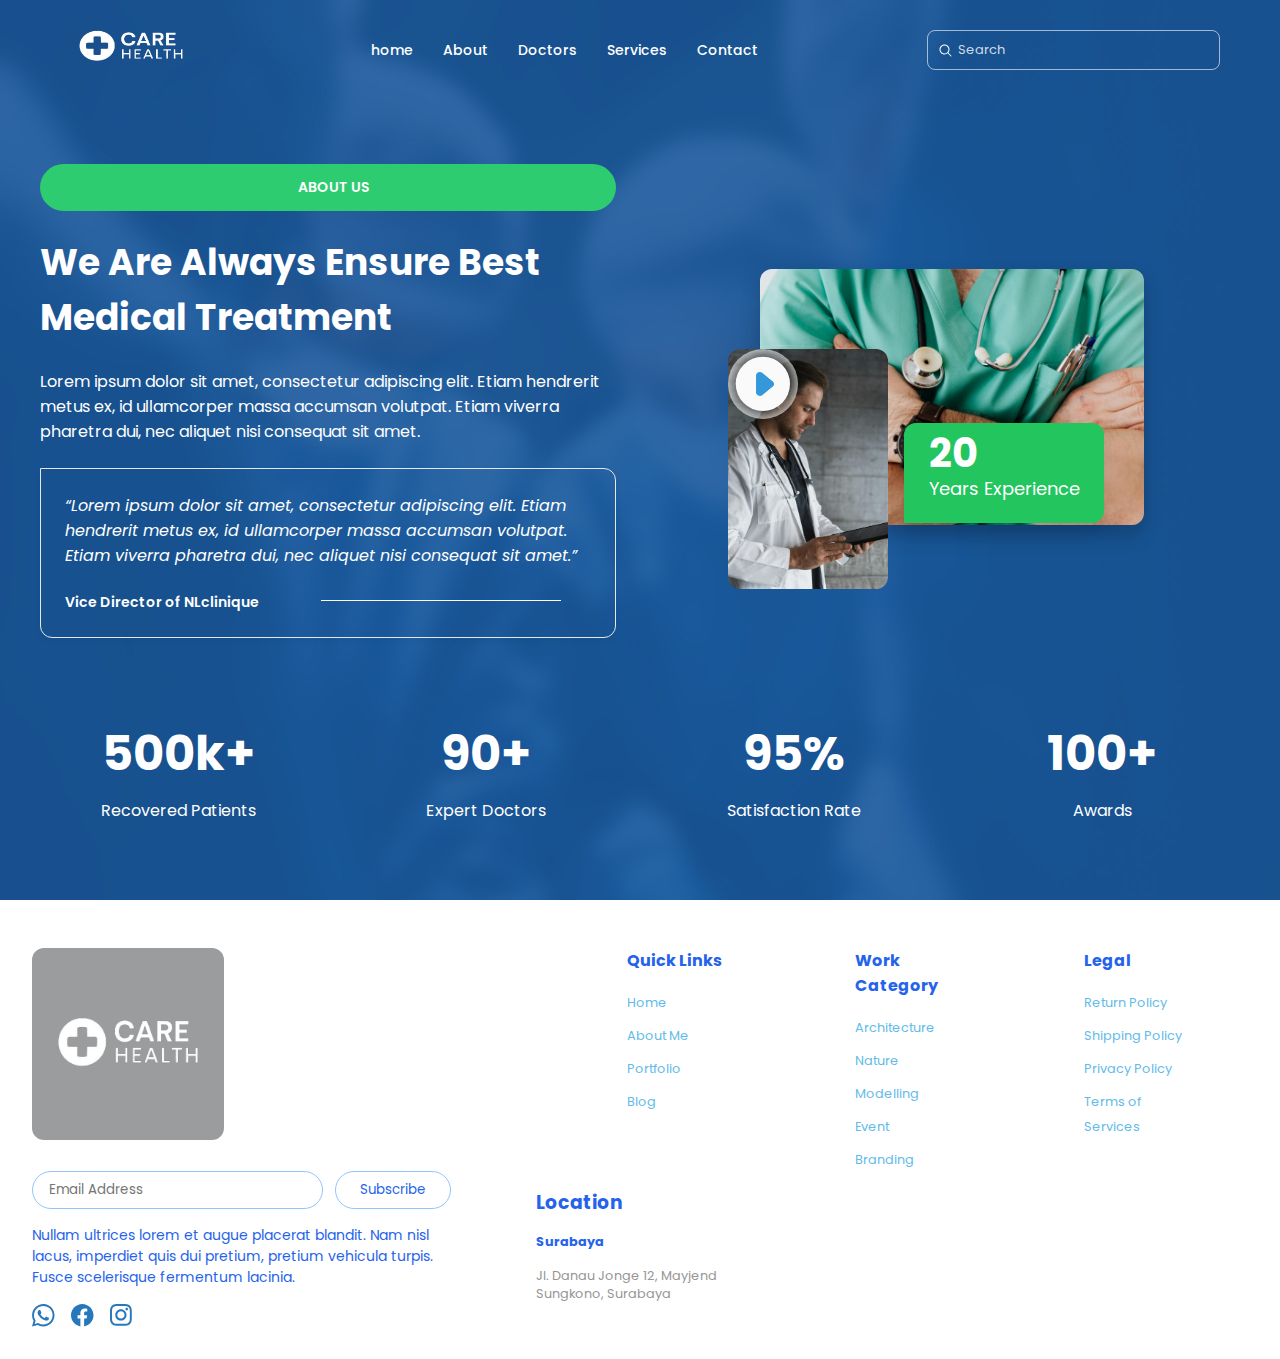
<file: about.html>
<!DOCTYPE html>
<html lang="en">
<head>
  <meta charset="utf-8">
  <meta name="viewport" content="width=device-width, initial-scale=1.0">
  <title>About</title>
  <link rel="shortcut icon" href="images/health-icon.png" type="image/x-icon">

  <link href="https://fonts.googleapis.com/css2?family=Poppins:wght@400;500;600;700&display=swap" rel="stylesheet">
  <link href="https://fonts.googleapis.com/icon?family=Material+Icons" rel="stylesheet">
  <link href="https://fonts.googleapis.com/css2?family=Material+Icons+Outlined" rel="stylesheet">
  <link rel="stylesheet" href="css/about.css">
</head>

<body>
  <header class="navbar">
    <a href="home"><img src="images/health-logo.png" alt="logo" class="logo"></a>
    <nav class="nav-links">
      <a href="index.html">home</a>
      <a href="#">About</a>
      <a href="doctors.html">Doctors</a>
      <a href="services.html">Services</a>
      <a href="contact.html">Contact</a>
    </nav>
    <div class="search-box">
      <img src="images/search-icon.svg" alt="search" class="search-icon">
      <input type="text" placeholder="Search">
    </div>
  </header>

  <section class="about-section">
    <div class="about-container">
      <div class="about-grid">

        <div class="about-text">
          <span class="badge-about">ABOUT US</span>
          <h1>We Are Always Ensure Best Medical Treatment</h1>
          <p class="description">
            Lorem ipsum dolor sit amet, consectetur adipiscing elit. Etiam hendrerit metus ex, id ullamcorper massa accumsan volutpat. Etiam viverra pharetra dui, nec aliquet nisi consequat sit amet.
          </p>

          <div class="testimonial">
            <div class="testimonial-content">
              <blockquote>
                “Lorem ipsum dolor sit amet, consectetur adipiscing elit. Etiam hendrerit metus ex, id ullamcorper massa accumsan volutpat. Etiam viverra pharetra dui, nec aliquet nisi consequat sit amet.”
              </blockquote>
              <div style="position: relative;">
                <div class="testimonial-footer">
                  <p>Vice Director of NLclinique</p>
                </div>
                <div class="line"></div>
            </div>
            </div>
          </div>
        </div>

        <div class="about-images">
          <img src="images/doc1.jpg"
               alt="Scientist in protective gear" class="main-image">

          <div class="image-overlay">
            <div class="image-with-button">
              <img src="images/doc2.jpg"
                   alt="Doctor with child patient" class="sub-image">
              <a href="#"><img src="images/play-btn.svg" alt="play" class="play-button"></a>
            </div>

            <div class="experience-box">
              <p class="years">20</p>
              <p class="label">Years Experience</p>
            </div>
          </div>
        </div>
      </div>

      <div class="about-stats">
        <div class="stat">
          <p class="number">500k+</p>
          <p class="label">Recovered Patients</p>
        </div>
        <div class="stat">
          <p class="number">90+</p>
          <p class="label">Expert Doctors</p>
        </div>
        <div class="stat">
          <p class="number">95%</p>
          <p class="label">Satisfaction Rate</p>
        </div>
        <div class="stat">
          <p class="number">100+</p>
          <p class="label">Awards</p>
        </div>
      </div>
    </div>
  </section>

  <footer class="footer">
    <div class="footer-container">
      <div class="footer-left">
        <img src="images/health-logo.png" alt="logo" class="footer-logo">

        <form class="subscribe-form">
          <input type="email" placeholder="Email Address" required>
          <button type="submit">Subscribe</button>
        </form>

        <p class="footer-description">
          Nullam ultrices lorem et augue placerat blandit. Nam nisl lacus, imperdiet quis dui pretium, pretium vehicula turpis. Fusce scelerisque fermentum lacinia.
        </p>

        <div class="social-icons">
          <a href="#"><img src="images/whatsapp.svg" alt="whatsapp"></a>
          <a href="#"><img src="images/facebook.svg" alt="facebook"></a>
          <a href="#"><img src="images/instagram.svg" alt="instagram"></a>
        </div>
      </div>

      <div class="footer-column">
        <h3>Quick Links</h3>
        <ul>
          <li><a href="#">Home</a></li>
          <li><a href="#">About Me</a></li>
          <li><a href="#">Portfolio</a></li>
          <li><a href="#">Blog</a></li>
        </ul>

      </div>

      <div class="footer-column">
        <h3>Work Category</h3>
        <ul>
          <li><a href="#">Architecture</a></li>
          <li><a href="#">Nature</a></li>
          <li><a href="#">Modelling</a></li>
          <li><a href="#">Event</a></li>
          <li><a href="#">Branding</a></li>
        </ul>
      </div>

      <div class="footer-column">
        <h3>Legal</h3>
        <ul>
          <li><a href="#">Return Policy</a></li>
          <li><a href="#">Shipping Policy</a></li>
          <li><a href="#">Privacy Policy</a></li>
          <li><a href="#">Terms of Services</a></li>
        </ul>
      </div>

      <div class="footer-location">
        <h3>Location</h3>
        <h4>Surabaya</h4>
        <p>Jl. Danau Jonge 12, Mayjend<br>Sungkono, Surabaya</p>
      </div>

    </div>
  </footer>
  
</body>
</html>
</file>
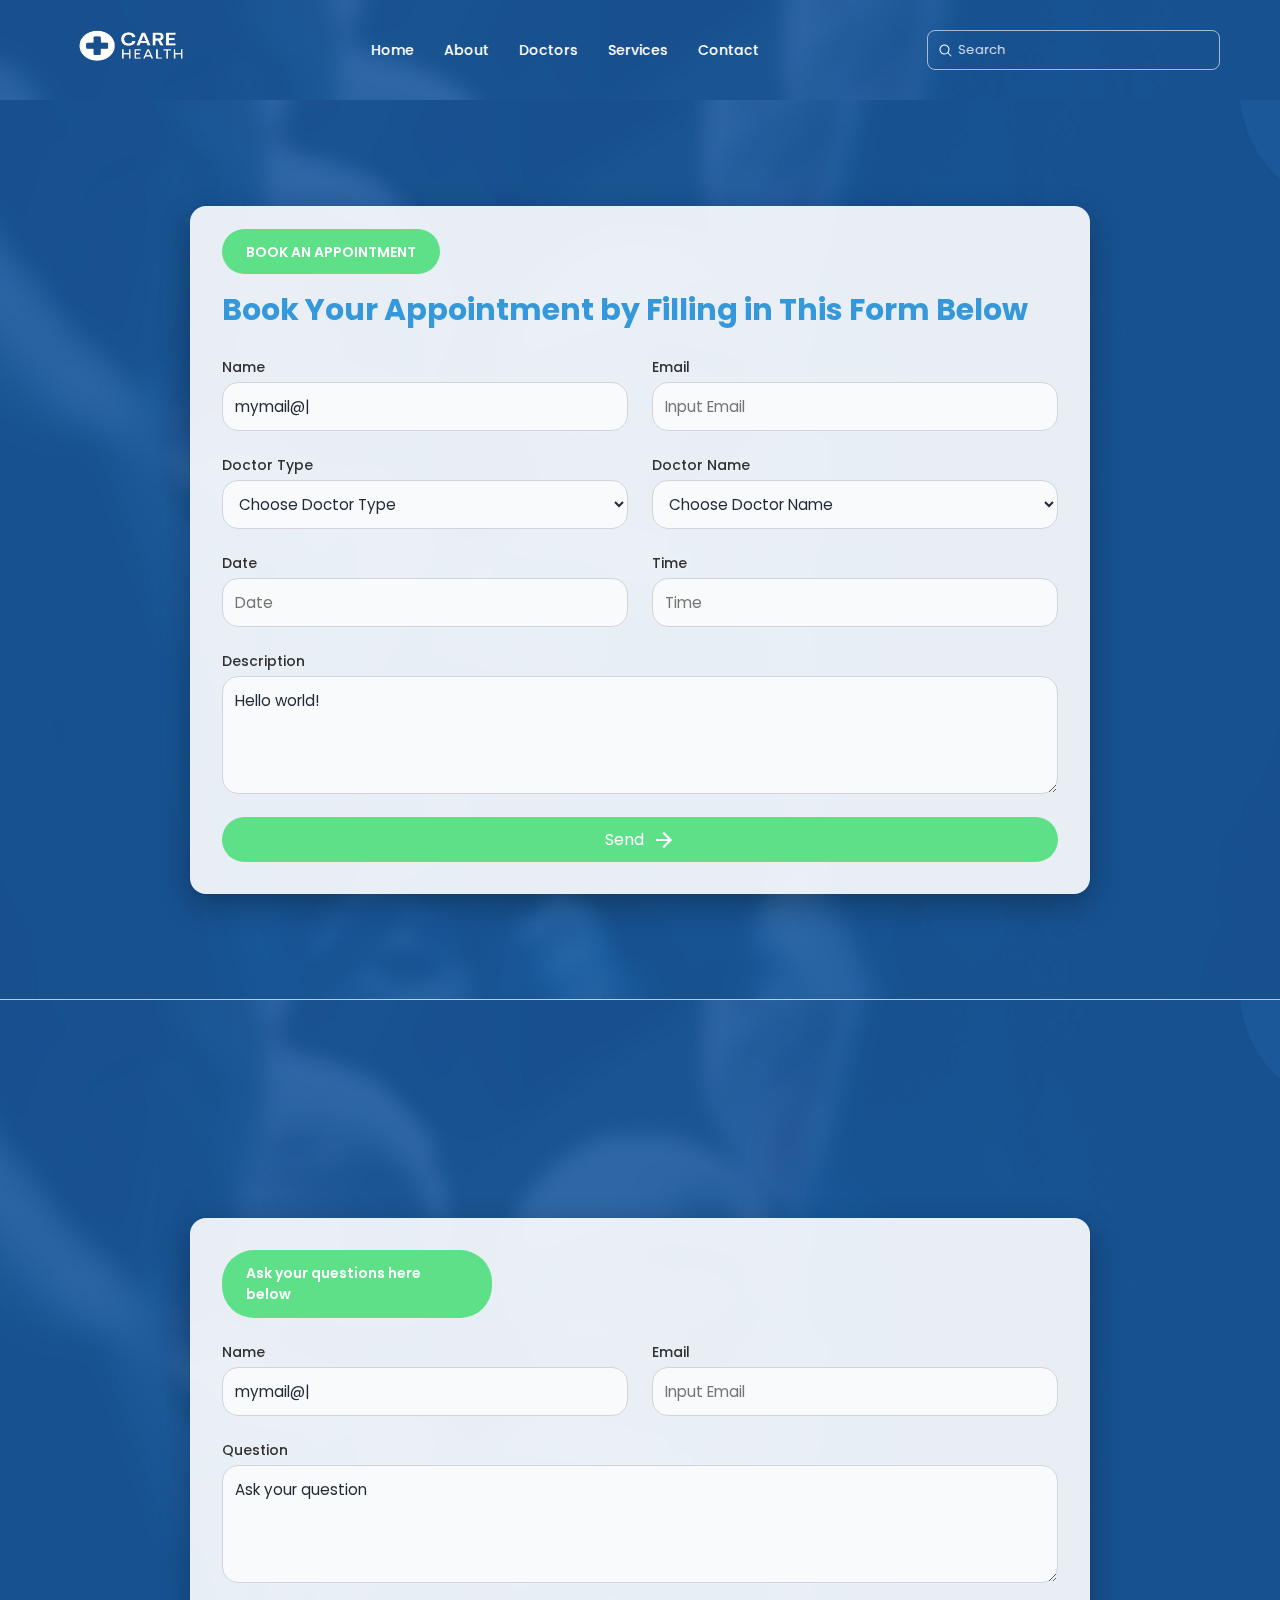
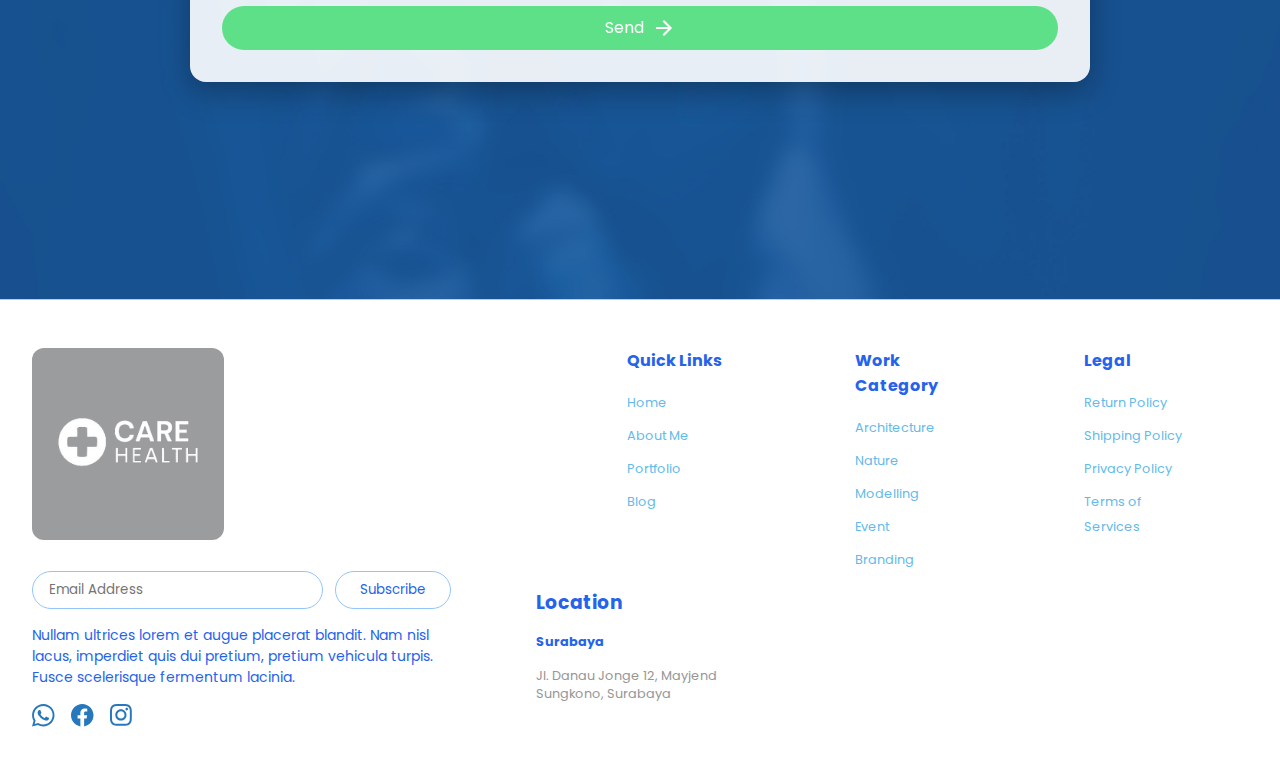
<file: contact.html>
<!DOCTYPE html>
<html lang="en">
<head>
  <meta charset="utf-8">
  <meta name="viewport" content="width=device-width, initial-scale=1.0">
  <title>Contact</title>
  <link rel="shortcut icon" href="images/health-icon.png" type="image/x-icon">

  <link href="https://fonts.googleapis.com/css2?family=Poppins:wght@400;500;600;700&display=swap" rel="stylesheet">
  <link href="https://fonts.googleapis.com/icon?family=Material+Icons" rel="stylesheet">
  <link href="https://fonts.googleapis.com/css2?family=Material+Icons+Outlined" rel="stylesheet">
  <link rel="stylesheet" href="css/contact.css">
</head>

<body>
  <header class="navbar">
    <a href="index.html"><img src="images/health-logo.png" alt="logo" class="logo"></a>
    <nav class="nav-links">
      <a href="index.html">Home</a>
      <a href="about.html">About</a>
      <a href="doctors.html">Doctors</a>
      <a href="services.html">Services</a>
      <a href="#">Contact</a>
    </nav>
    <div class="search-box">
      <img src="images/search-icon.svg" alt="search" class="search-icon">
      <input type="text" placeholder="Search">
    </div>
  </header>

  <section class="appointment-section">
    <div class="appointment-container">
      <div class="appointment-header">
        <span class="badge-appointment">BOOK AN APPOINTMENT</span>
      </div>

      <h1 class="appointment-title">
        Book Your Appointment by Filling in This Form Below
      </h1>

      <form action="#">
        <div class="form-grid">
          <div class="form-group">
            <label for="name">Name</label>
            <input id="name" type="text" value="mymail@|">
          </div>

          <div class="form-group">
            <label for="email">Email</label>
            <input id="email" type="email" placeholder="Input Email">
          </div>

          <div class="form-group">
            <label for="doctor-type">Doctor Type</label>
            <select id="doctor-type">
              <option>Choose Doctor Type</option>
              <option>Cardiologist</option>
              <option>Dermatologist</option>
              <option>General Practitioner</option>
            </select>
          </div>

          <div class="form-group">
            <label for="doctor-name">Doctor Name</label>
            <select id="doctor-name">
              <option>Choose Doctor Name</option>
              <option>Dr. Smith</option>
              <option>Dr. Jones</option>
              <option>Dr. Williams</option>
            </select>
          </div>

          <div class="form-group">
            <label>Date</label>
            <input type="text" placeholder="Date" onfocus="(this.type='date')" onblur="(this.type='text')">
          </div>

          <div class="form-group">
            <label>Time</label>
            <input type="text" placeholder="Time" onfocus="(this.type='time')" onblur="(this.type='text')">
          </div>
        </div>

        <div class="form-group">
          <label for="description">Description</label>
          <textarea id="description" rows="4">Hello world!</textarea>
        </div>

        <button type="submit" class="submit-send">
          Send
          <span class="material-icons">arrow_forward</span>
        </button>
      </form>
    </div>
  </section>

  <section class="appointment-section">
    <div class="appointment-container">
      <div class="appointment-header">
        <h1 class="badge-appointment">Ask your questions here below</h1>
      </div>

      <form action="#">
        <div class="form-grid">
          <div class="form-group">
            <label>Name</label>
            <input id="name2" type="text" value="mymail@|">
          </div>

          <div class="form-group">
            <label>Email</label>
            <input id="email2" type="email" placeholder="Input Email">
          </div>
        </div>
        <div class="form-group">
          <label>Question</label>
          <textarea id="description2" rows="4">Ask your question</textarea>
        </div>

        <button type="submit" class="submit-send">
          Send
          <span class="material-icons">arrow_forward</span>
        </button>
      </form>
    </div>
  </section>

  <footer class="footer">
    <div class="footer-container">
      <div class="footer-left">
        <img src="images/health-logo.png" alt="logo" class="footer-logo">

        <form class="subscribe-form">
          <input type="email" placeholder="Email Address" required>
          <button type="submit">Subscribe</button>
        </form>

        <p class="footer-description">
          Nullam ultrices lorem et augue placerat blandit. Nam nisl lacus, imperdiet quis dui pretium, pretium vehicula turpis. Fusce scelerisque fermentum lacinia.
        </p>

        <div class="social-icons">
          <a href="#"><img src="images/whatsapp.svg" alt="whatsapp"></a>
          <a href="#"><img src="images/facebook.svg" alt="facebook"></a>
          <a href="#"><img src="images/instagram.svg" alt="instagram"></a>
        </div>
      </div>

      <div class="footer-column">
        <h3>Quick Links</h3>
        <ul>
          <li><a href="#">Home</a></li>
          <li><a href="#">About Me</a></li>
          <li><a href="#">Portfolio</a></li>
          <li><a href="#">Blog</a></li>
        </ul>

      </div>

      <div class="footer-column">
        <h3>Work Category</h3>
        <ul>
          <li><a href="#">Architecture</a></li>
          <li><a href="#">Nature</a></li>
          <li><a href="#">Modelling</a></li>
          <li><a href="#">Event</a></li>
          <li><a href="#">Branding</a></li>
        </ul>
      </div>

      <div class="footer-column">
        <h3>Legal</h3>
        <ul>
          <li><a href="#">Return Policy</a></li>
          <li><a href="#">Shipping Policy</a></li>
          <li><a href="#">Privacy Policy</a></li>
          <li><a href="#">Terms of Services</a></li>
        </ul>
      </div>

      <div class="footer-location">
        <h3>Location</h3>
        <h4>Surabaya</h4>
        <p>Jl. Danau Jonge 12, Mayjend<br>Sungkono, Surabaya</p>
      </div>

    </div>
  </footer>
  
</body>
</html>
</file>
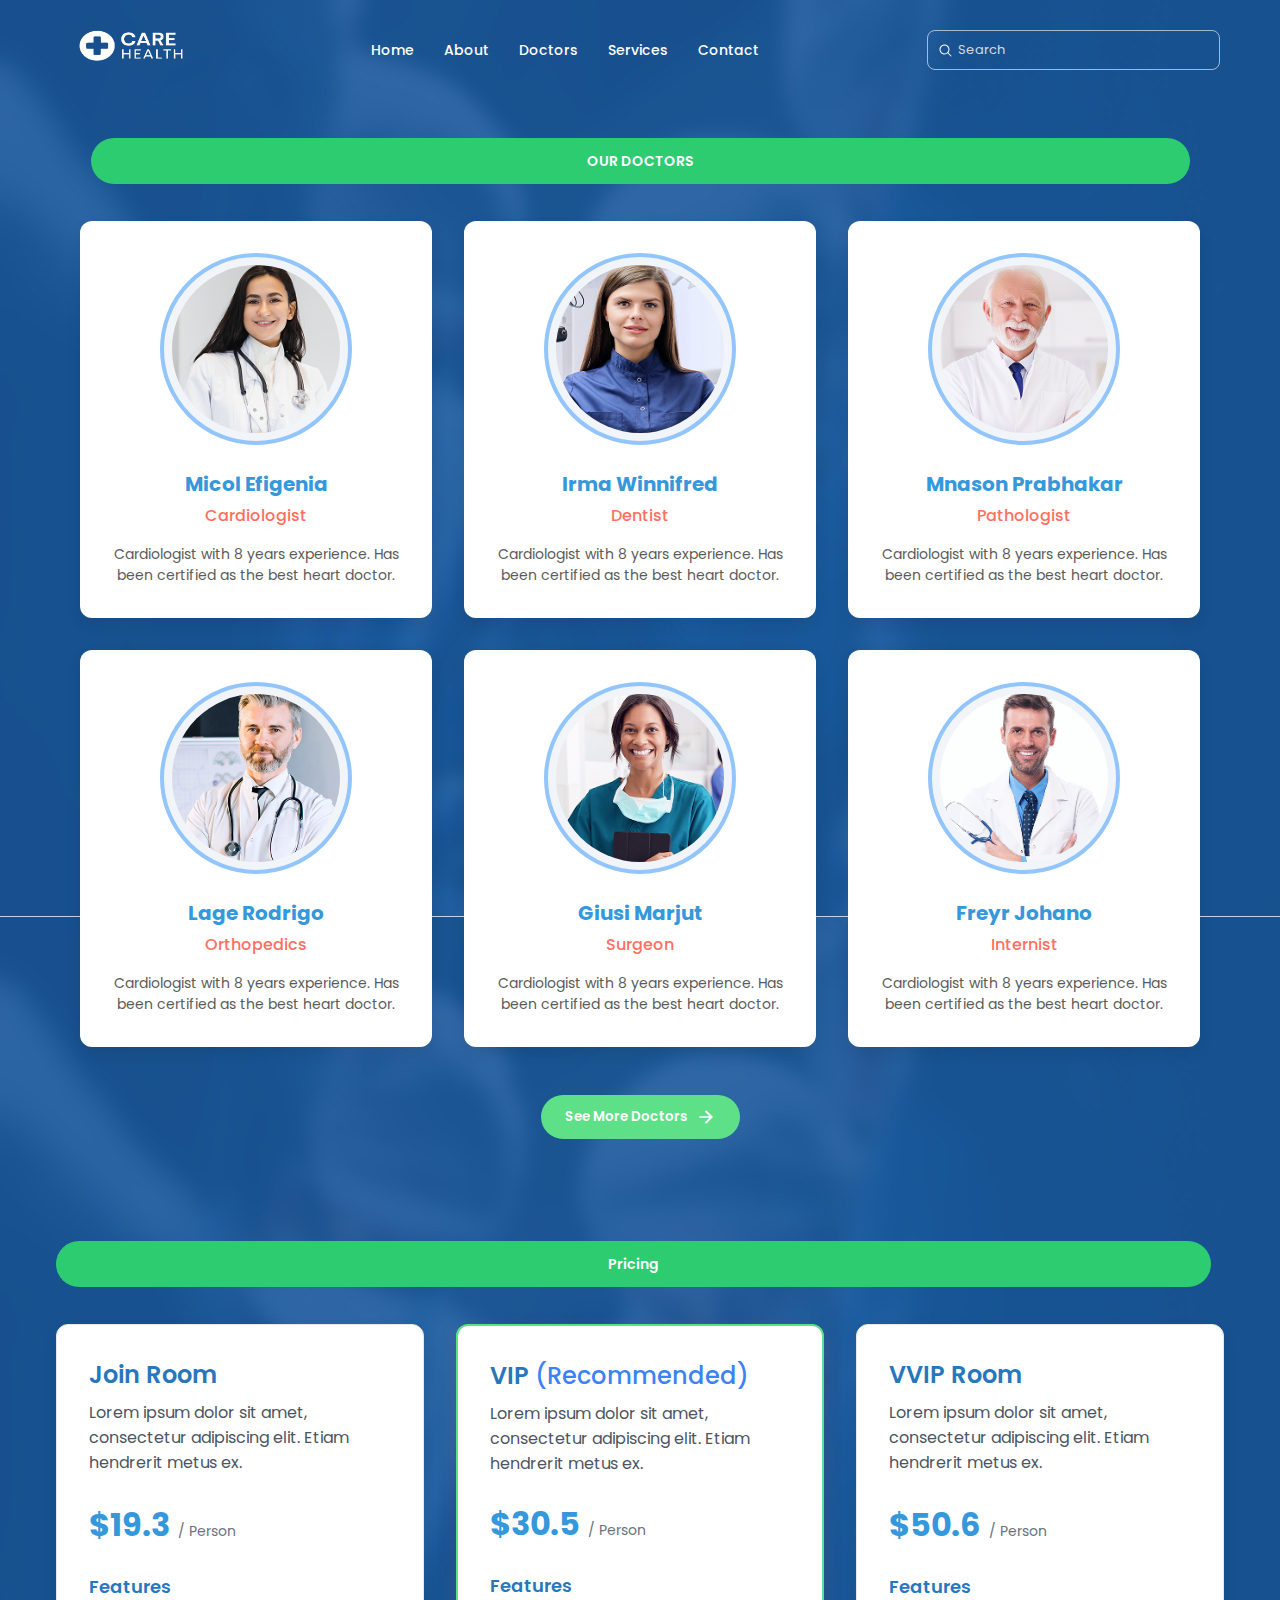
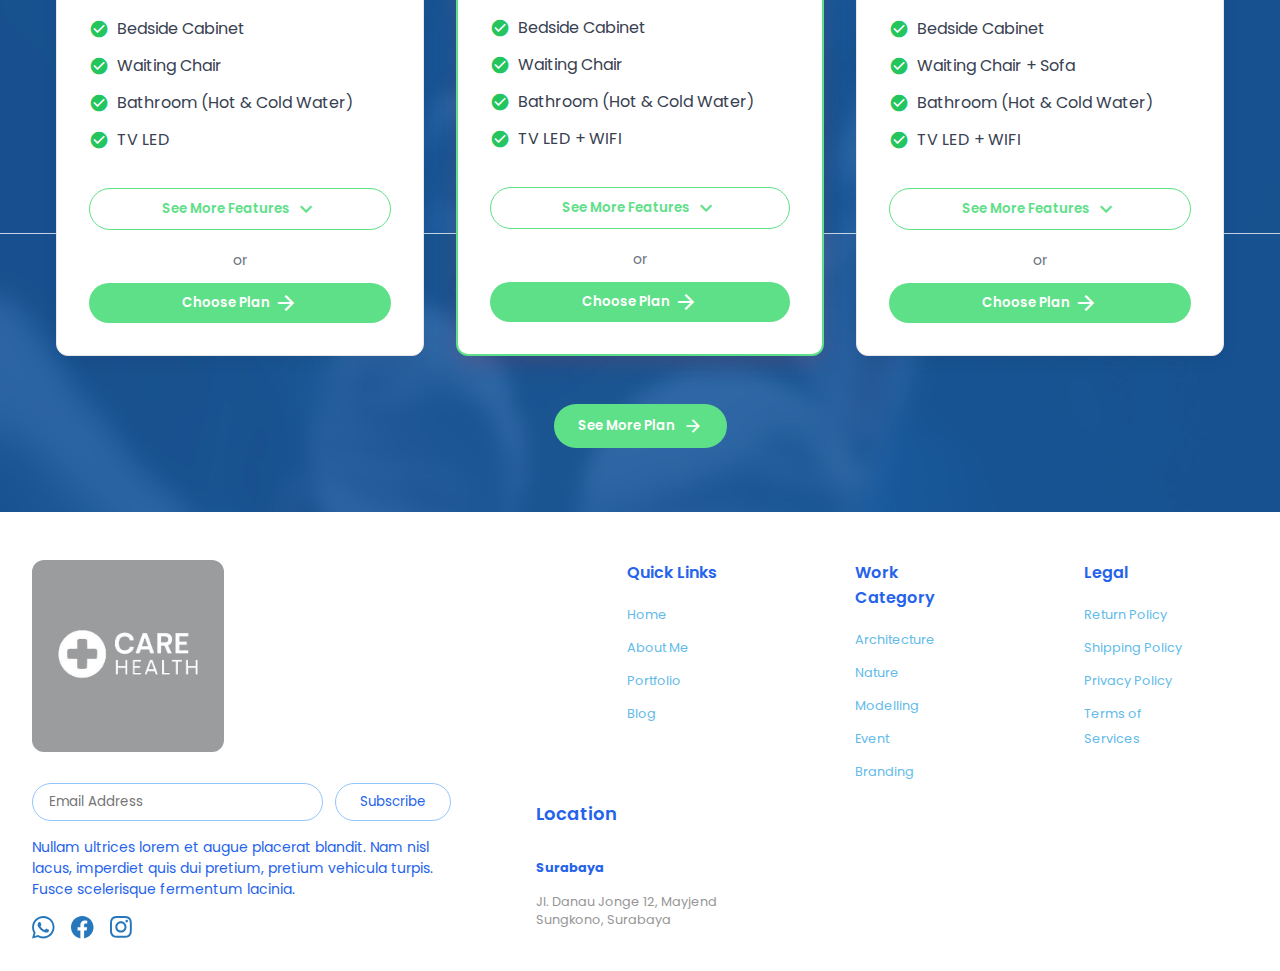
<file: doctors.html>
<!DOCTYPE html>
<html lang="en">
<head>
  <meta charset="utf-8">
  <meta name="viewport" content="width=device-width, initial-scale=1.0">
  <title>Doctors</title>
  <link rel="shortcut icon" href="images/health-icon.png" type="image/x-icon">

  <link href="https://fonts.googleapis.com/css2?family=Poppins:wght@400;500;600;700&display=swap" rel="stylesheet">
  <link href="https://fonts.googleapis.com/icon?family=Material+Icons" rel="stylesheet">
  <link href="https://fonts.googleapis.com/css2?family=Material+Icons+Outlined" rel="stylesheet">
  <link rel="stylesheet" href="css/doctors.css">
</head>

<body>
  <header class="navbar">
    <a href="index.html"><img src="images/health-logo.png" alt="logo" class="logo"></a>
    <nav class="nav-links">
      <a href="index.html">Home</a>
      <a href="about.html">About</a>
      <a href="#">Doctors</a>
      <a href="services.html">Services</a>
      <a href="contact.html">Contact</a>
    </nav>
    <div class="search-box">
      <img src="images/search-icon.svg" alt="search" class="search-icon">
      <input type="text" placeholder="Search">
    </div>
  </header>

  <section class="doctors-section">
    <div class="doctors-header">
      <span class="badge-doctors">OUR DOCTORS</span>
    </div>

    <div class="doctors-grid">
      <div class="doctor-card">
        <div class="doctor-image">
          <div class="doctor-photo">
            <img src="images/portrait1.png" alt="doctor portrait">
          </div>
        </div>
        <h3>Micol Efigenia</h3>
        <p class="role">Cardiologist</p>
        <p class="bio">Cardiologist with 8 years experience. Has been certified as the best heart doctor.</p>
      </div>

      <div class="doctor-card">
        <div class="doctor-image">
          <div class="doctor-photo">
            <img src="images/portrait2.png" alt="doctor portrait">
          </div>
        </div>
        <h3>Irma Winnifred</h3>
        <p class="role">Dentist</p>
        <p class="bio">Cardiologist with 8 years experience. Has been certified as the best heart doctor.</p>
      </div>

      <div class="doctor-card">
        <div class="doctor-image">
          <div class="doctor-photo">
            <img src="images/portrait3.png" alt="doctor portrait">
          </div>
        </div>
        <h3>Mnason Prabhakar</h3>
        <p class="role">Pathologist</p>
        <p class="bio">Cardiologist with 8 years experience. Has been certified as the best heart doctor.</p>
      </div>

      <div class="doctor-card">
        <div class="doctor-image">
          <div class="doctor-photo">
            <img src="images/portrait4.png" alt="doctor portrait">
          </div>
        </div>
        <h3>Lage Rodrigo</h3>
        <p class="role">Orthopedics</p>
        <p class="bio">Cardiologist with 8 years experience. Has been certified as the best heart doctor.</p>
      </div>

      <div class="doctor-card">
        <div class="doctor-image">
          <div class="doctor-photo">
            <img src="images/portrait5.png" alt="doctor portrait">
          </div>
        </div>
        <h3>Giusi Marjut</h3>
        <p class="role">Surgeon</p>
        <p class="bio">Cardiologist with 8 years experience. Has been certified as the best heart doctor.</p>
      </div>

      <div class="doctor-card">
        <div class="doctor-image">
          <div class="doctor-photo">
            <img src="images/portrait6.png" alt="doctor portrait">
          </div>
        </div>
        <h3>Freyr Johano</h3>
        <p class="role">Internist</p>
        <p class="bio">Cardiologist with 8 years experience. Has been certified as the best heart doctor.</p>
      </div>
    </div>

    <div class="see-more-container">
      <button class="see-more-btn">
        See More Doctors <span class="material-icons">arrow_forward</span>
      </button>
    </div>

  </section>

  <section class="plans-section">
    <span class="badge-pricing">Pricing</span>

    <div class="plans-grid">
      <div class="plan-card">
        <h2>Join Room</h2>
        <p class="plan-desc">
          Lorem ipsum dolor sit amet, consectetur adipiscing elit. Etiam hendrerit metus ex.
        </p>
        <div class="price">
          <span class="amount">$19.3</span>
          <span class="unit">/ Person</span>
        </div>

        <h3>Features</h3>
        <ul class="features">
          <li><span class="material-icons">check_circle</span> Bedside Cabinet</li>
          <li><span class="material-icons">check_circle</span> Waiting Chair</li>
          <li><span class="material-icons">check_circle</span> Bathroom (Hot & Cold Water)</li>
          <li><span class="material-icons">check_circle</span> TV LED</li>
        </ul>

        <button class="outline-btn">
          See More Features <span class="material-icons">expand_more</span>
        </button>
        <div class="divider">or</div>
        <button class="solid-btn">
          Choose Plan <span class="material-icons">arrow_forward</span>
        </button>
      </div>

      <div class="plan-card recommended">
        <h2>VIP <span class="small-highlight">(Recommended)</span></h2>
        <p class="plan-desc">
          Lorem ipsum dolor sit amet, consectetur adipiscing elit. Etiam hendrerit metus ex.
        </p>
        <div class="price">
          <span class="amount">$30.5</span>
          <span class="unit">/ Person</span>
        </div>

        <h3>Features</h3>
        <ul class="features">
          <li><span class="material-icons">check_circle</span> Bedside Cabinet</li>
          <li><span class="material-icons">check_circle</span> Waiting Chair</li>
          <li><span class="material-icons">check_circle</span> Bathroom (Hot & Cold Water)</li>
          <li><span class="material-icons">check_circle</span> TV LED + WIFI</li>
        </ul>

        <button class="outline-btn">
          See More Features <span class="material-icons">expand_more</span>
        </button>
        <div class="divider">or</div>
        <button class="solid-btn">
          Choose Plan <span class="material-icons">arrow_forward</span>
        </button>
      </div>

      <div class="plan-card">
        <h2>VVIP Room</h2>
        <p class="plan-desc">
          Lorem ipsum dolor sit amet, consectetur adipiscing elit. Etiam hendrerit metus ex.
        </p>
        <div class="price">
          <span class="amount">$50.6</span>
          <span class="unit">/ Person</span>
        </div>

        <h3>Features</h3>
        <ul class="features">
          <li><span class="material-icons">check_circle</span> Bedside Cabinet</li>
          <li><span class="material-icons">check_circle</span> Waiting Chair + Sofa</li>
          <li><span class="material-icons">check_circle</span> Bathroom (Hot & Cold Water)</li>
          <li><span class="material-icons">check_circle</span> TV LED + WIFI</li>
        </ul>

        <button class="outline-btn">
          See More Features <span class="material-icons">expand_more</span>
        </button>
        <div class="divider">or</div>
        <button class="solid-btn">
          Choose Plan <span class="material-icons">arrow_forward</span>
        </button>
      </div>
    </div>

    <div class="plans-footer">
      <button class="see-more-btn">
        See More Plan <span class="material-icons">arrow_forward</span>
      </button>
    </div>
  </section>

  <footer class="footer">
    <div class="footer-container">
      <div class="footer-left">
        <img src="images/health-logo.png" alt="logo" class="footer-logo">

        <form class="subscribe-form">
          <input type="email" placeholder="Email Address" required>
          <button type="submit">Subscribe</button>
        </form>

        <p class="footer-description">
          Nullam ultrices lorem et augue placerat blandit. Nam nisl lacus, imperdiet quis dui pretium, pretium vehicula turpis. Fusce scelerisque fermentum lacinia.
        </p>

        <div class="social-icons">
          <a href="#"><img src="images/whatsapp.svg" alt="whatsapp"></a>
          <a href="#"><img src="images/facebook.svg" alt="facebook"></a>
          <a href="#"><img src="images/instagram.svg" alt="instagram"></a>
        </div>
      </div>

      <div class="footer-column">
        <h3>Quick Links</h3>
        <ul>
          <li><a href="#">Home</a></li>
          <li><a href="#">About Me</a></li>
          <li><a href="#">Portfolio</a></li>
          <li><a href="#">Blog</a></li>
        </ul>

      </div>

      <div class="footer-column">
        <h3>Work Category</h3>
        <ul>
          <li><a href="#">Architecture</a></li>
          <li><a href="#">Nature</a></li>
          <li><a href="#">Modelling</a></li>
          <li><a href="#">Event</a></li>
          <li><a href="#">Branding</a></li>
        </ul>
      </div>

      <div class="footer-column">
        <h3>Legal</h3>
        <ul>
          <li><a href="#">Return Policy</a></li>
          <li><a href="#">Shipping Policy</a></li>
          <li><a href="#">Privacy Policy</a></li>
          <li><a href="#">Terms of Services</a></li>
        </ul>
      </div>

      <div class="footer-location">
        <h3>Location</h3>
        <h4>Surabaya</h4>
        <p>Jl. Danau Jonge 12, Mayjend<br>Sungkono, Surabaya</p>
      </div>

    </div>
  </footer>
  
</body>
</html>
</file>
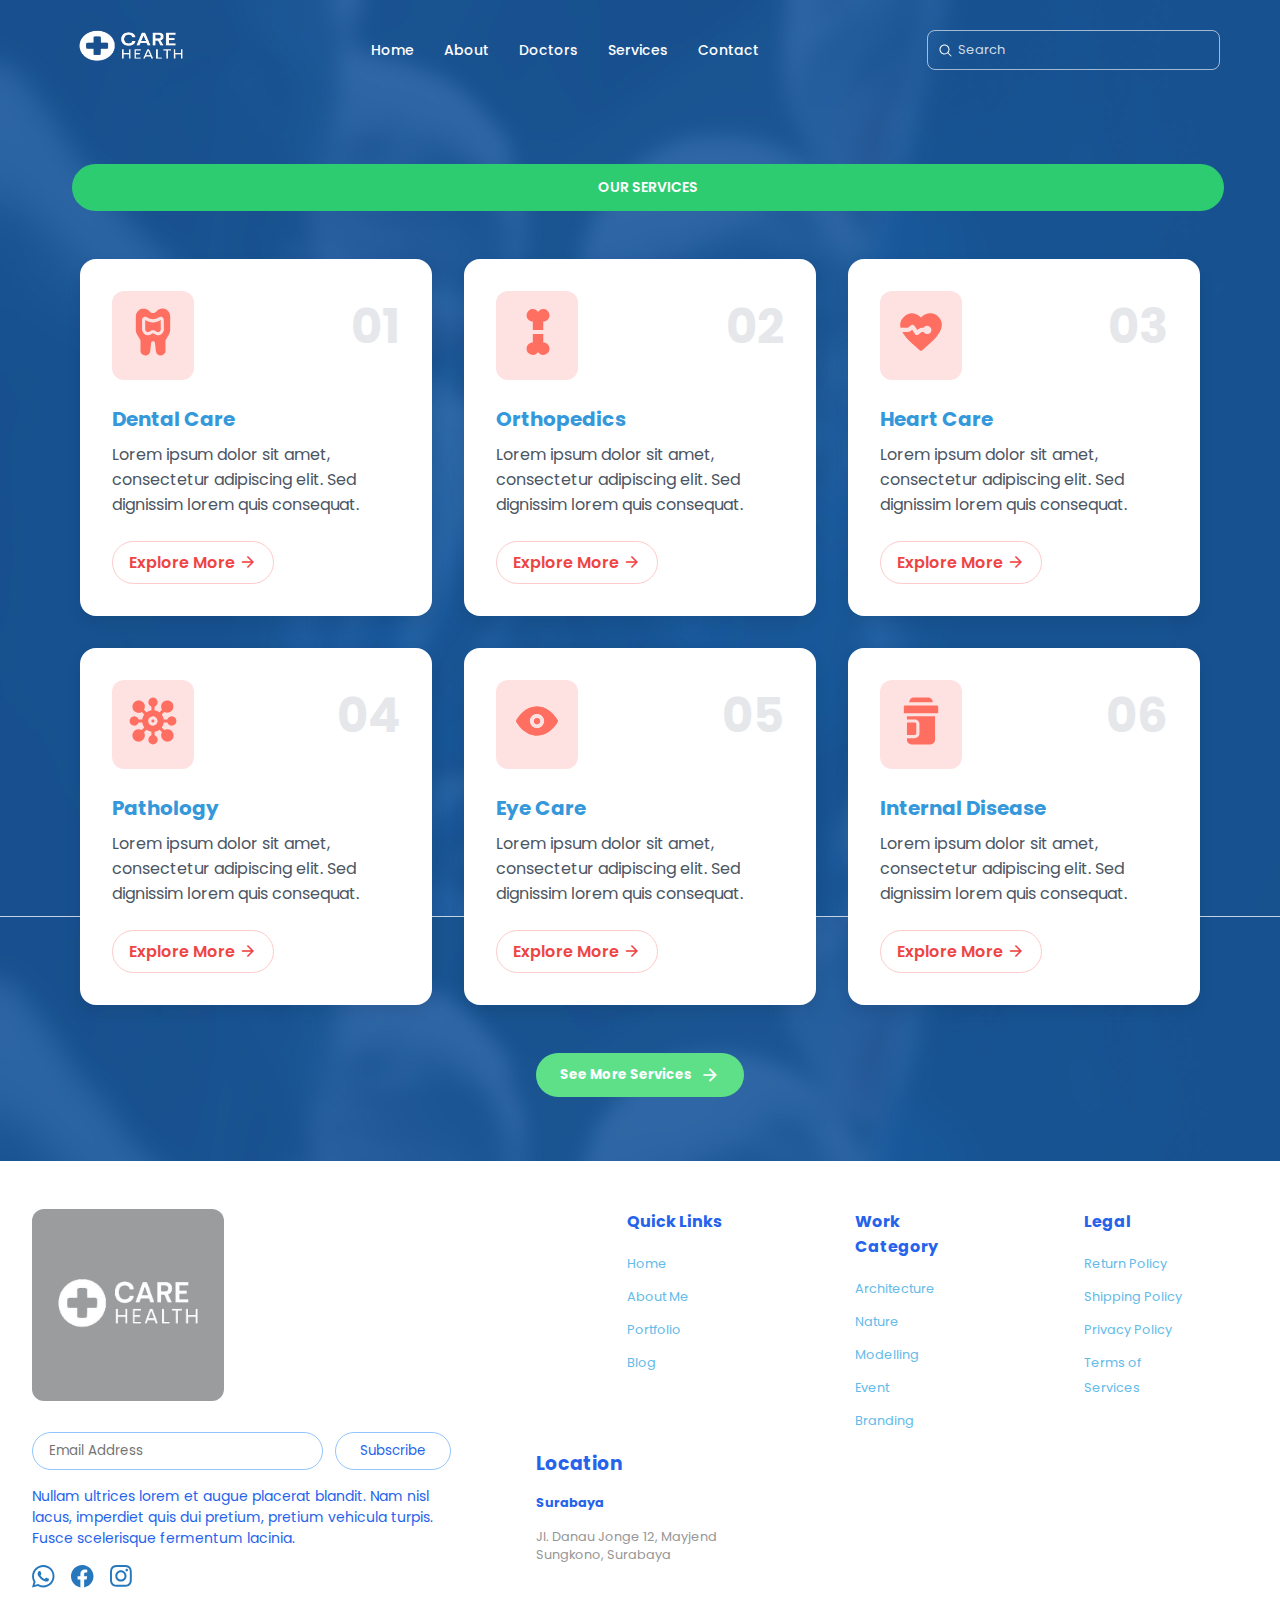
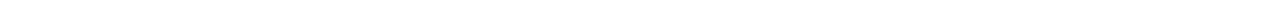
<file: services.html>
<!DOCTYPE html>
<html lang="en">
<head>
  <meta charset="utf-8">
  <meta name="viewport" content="width=device-width, initial-scale=1.0">
  <title>Services</title>
  <link rel="shortcut icon" href="images/health-icon.png" type="image/x-icon">

  <link href="https://fonts.googleapis.com/css2?family=Poppins:wght@400;500;600;700&display=swap" rel="stylesheet">
  <link href="https://fonts.googleapis.com/icon?family=Material+Icons" rel="stylesheet">
  <link href="https://fonts.googleapis.com/css2?family=Material+Icons+Outlined" rel="stylesheet">
  <link rel="stylesheet" href="css/services.css">
</head>

<body>
  <header class="navbar">
    <a href="index.html"><img src="images/health-logo.png" alt="logo" class="logo"></a>
    <nav class="nav-links">
      <a href="index.html">Home</a>
      <a href="about.html">About</a>
      <a href="doctors.html">Doctors</a>
      <a href="#">Services</a>
      <a href="contact.html">Contact</a>
    </nav>
    <div class="search-box">
      <img src="images/search-icon.svg" alt="search" class="search-icon">
      <input type="text" placeholder="Search">
    </div>
  </header>

  <section class="services-section">
    <div class="services-header">
      <span class="badge-services">OUR SERVICES</span>
    </div>

    <div class="services-grid">
      <!-- Service Card 1 -->
      <div class="service-card">
        <div class="card-top">
          <div class="icon-box">
            <img src="images/icon3.svg" alt="an icon">
          </div>
          <span class="card-number">01</span>
        </div>
        <h3>Dental Care</h3>
        <p>Lorem ipsum dolor sit amet, consectetur adipiscing elit. Sed dignissim lorem quis consequat.</p>
        <a href="#" class="learn-more">Explore More <span class="material-icons">arrow_forward</span></a>
      </div>

      <!-- Service Card 2 -->
      <div class="service-card">
        <div class="card-top">
          <div class="icon-box">
            <img src="images/icon4.svg" alt="an icon">
          </div>
          <span class="card-number">02</span>
        </div>
        <h3>Orthopedics</h3>
        <p>Lorem ipsum dolor sit amet, consectetur adipiscing elit. Sed dignissim lorem quis consequat.</p>
        <a href="#" class="learn-more">Explore More <span class="material-icons">arrow_forward</span></a>
      </div>

      <!-- Service Card 3 -->
      <div class="service-card">
        <div class="card-top">
          <div class="icon-box">
            <img src="images/icon5.svg" alt="an icon">
          </div>
          <span class="card-number">03</span>
        </div>
        <h3>Heart Care</h3>
        <p>Lorem ipsum dolor sit amet, consectetur adipiscing elit. Sed dignissim lorem quis consequat.</p>
        <a href="#" class="learn-more">Explore More <span class="material-icons">arrow_forward</span></a>
      </div>

      <!-- Service Card 4 -->
      <div class="service-card">
        <div class="card-top">
          <div class="icon-box">
            <img src="images/icon6.svg" alt="an icon">
          </div>
          <span class="card-number">04</span>
        </div>
        <h3>Pathology</h3>
        <p>Lorem ipsum dolor sit amet, consectetur adipiscing elit. Sed dignissim lorem quis consequat.</p>
        <a href="#" class="learn-more">Explore More <span class="material-icons">arrow_forward</span></a>
      </div>

      <!-- Service Card 5 -->
      <div class="service-card">
        <div class="card-top">
          <div class="icon-box">
            <img src="images/icon7.svg" alt="an icon">
          </div>
          <span class="card-number">05</span>
        </div>
        <h3>Eye Care</h3>
        <p>Lorem ipsum dolor sit amet, consectetur adipiscing elit. Sed dignissim lorem quis consequat.</p>
        <a href="#" class="learn-more">Explore More <span class="material-icons">arrow_forward</span></a>
      </div>

      <!-- Service Card 6 -->
      <div class="service-card">
        <div class="card-top">
          <div class="icon-box">
            <img src="images/icon8.svg" alt="an icon">
          </div>
          <span class="card-number">06</span>
        </div>
        <h3>Internal Disease</h3>
        <p>Lorem ipsum dolor sit amet, consectetur adipiscing elit. Sed dignissim lorem quis consequat.</p>
        <a href="#" class="learn-more">Explore More <span class="material-icons">arrow_forward</span></a>
      </div>
    </div>

    <div class="services-footer">
      <button class="see-more">
        See More Services <span class="material-icons">arrow_forward</span>
      </button>
    </div>
  </section>

  <footer class="footer">
    <div class="footer-container">
      <div class="footer-left">
        <img src="images/health-logo.png" alt="logo" class="footer-logo">

        <form class="subscribe-form">
          <input type="email" placeholder="Email Address" required>
          <button type="submit">Subscribe</button>
        </form>

        <p class="footer-description">
          Nullam ultrices lorem et augue placerat blandit. Nam nisl lacus, imperdiet quis dui pretium, pretium vehicula turpis. Fusce scelerisque fermentum lacinia.
        </p>

        <div class="social-icons">
          <a href="#"><img src="images/whatsapp.svg" alt="whatsapp"></a>
          <a href="#"><img src="images/facebook.svg" alt="facebook"></a>
          <a href="#"><img src="images/instagram.svg" alt="instagram"></a>
        </div>
      </div>

      <div class="footer-column">
        <h3>Quick Links</h3>
        <ul>
          <li><a href="#">Home</a></li>
          <li><a href="#">About Me</a></li>
          <li><a href="#">Portfolio</a></li>
          <li><a href="#">Blog</a></li>
        </ul>

      </div>

      <div class="footer-column">
        <h3>Work Category</h3>
        <ul>
          <li><a href="#">Architecture</a></li>
          <li><a href="#">Nature</a></li>
          <li><a href="#">Modelling</a></li>
          <li><a href="#">Event</a></li>
          <li><a href="#">Branding</a></li>
        </ul>
      </div>

      <div class="footer-column">
        <h3>Legal</h3>
        <ul>
          <li><a href="#">Return Policy</a></li>
          <li><a href="#">Shipping Policy</a></li>
          <li><a href="#">Privacy Policy</a></li>
          <li><a href="#">Terms of Services</a></li>
        </ul>
      </div>

      <div class="footer-location">
        <h3>Location</h3>
        <h4>Surabaya</h4>
        <p>Jl. Danau Jonge 12, Mayjend<br>Sungkono, Surabaya</p>
      </div>

    </div>
  </footer>
  
</body>
</html>
</file>
<file: css/about.css>
body{
  background-image: url("background.jpg");
}

* {
  margin: 0;
  padding: 0;
  box-sizing: border-box;
  font-family: 'Poppins', sans-serif;
}

.navbar {
  width: 100%;
  display: flex;
  align-items: center;
  justify-content: space-between;
  padding: 15px 60px;
  color: white;
  height: 100px;
}

.logo {
  width: 142px;
  height: 120px;
}

.nav-links {
  display: flex;
  gap: 30px;
}

.nav-links a {
  text-decoration: none;
  color: white;
  font-size: 14px;
  font-weight: 500;
  position: relative;
  transition: color 0.3s;
}

.nav-links a::after {
  content: "";
  position: absolute;
  left: 0;
  bottom: -4px;
  width: 0;
  height: 2px;
  background: white;
  transition: width 0.3s ease;
}

.nav-links a:hover {
  color: white;
}

.nav-links a:hover::after {
  width: 100%;
}

.search-box {
  display: flex;
  align-items: center;
  border: 1px solid rgba(255, 255, 255, 0.6);
  border-radius: 8px;
  padding: 9px 10px;
}

.search-box input {
  background: transparent;
  border: none;
  outline: none;
  color: white;
  padding-left: 5px;
  font-size: 13px;
}

.search-box input::placeholder {
  color: rgba(255, 255, 255, 0.8);
}
.search-icon{
  width: 15px;
  height: 15px;
}
/*--------------------------------------------------------------------------*/

.about-section {
  padding: 4rem 1rem;
  height: 800px;
}

.about-container {
  max-width: 1200px;
  margin: 0 auto;
}

.about-grid {
  display: grid;
  gap: 3rem;
  align-items: center;
  grid-template-columns: repeat(2, 1fr);
}

.about-images {
  margin-left: 6rem;
  position: relative;
}

.main-image {
  width: 80%;
  border-radius: 0.75rem;
  box-shadow: 0 10px 20px rgba(0,0,0,0.2);
}

.image-overlay {
  position: absolute;
  bottom: -4rem;
  left: -2rem;
  display: flex;
  align-items: center;
  gap: 1rem;
}

.sub-image {
  width: 10rem;
  border-radius: 0.75rem;
  height: auto;
}

.image-with-button {
  position: relative;
}

.play-button {
  position: absolute;
  inset: 0;
  width: 70px;
  height: auto;
  display: flex;
  align-items: center;
  justify-content: center;
}

.play-button svg {
  width: 3rem;
  height: 3rem;
  color: white;
}

.experience-box {
  background: #22c55e;
  color: white;
  width: 200px;
  height: 100px;
  border-radius: 0.75rem;
  border-bottom-left-radius: 0;
  box-shadow: 0 8px 16px rgba(0,0,0,0.1);
  text-align: center;
}

.experience-box .years {
  text-align: left;
  padding-left: 25px;
  font-size: 2.5rem;
  height: 20px;
  font-weight: 700;
}

.experience-box .label {
  font-size: 1.125rem;
  height: 5px;
  padding-top: 2rem;
}

.about-text {
  display: flex;
  flex-direction: column;
  gap: 1.5rem;
}

.badge-about {
  background-color: rgba(46, 204, 113);
  color: white;
  font-size: 0.875rem;
  font-weight: 600;
  padding: 0.8rem 0.8rem 0.8rem 1.5rem;
  border-radius: 2rem;
  text-align: center;
}

.about-text h1 {
  font-size: 2.25rem;
  font-weight: 700;
  color: white;
}

.description {
  color: white;
}

.testimonial {
  background-color: transparent;
  border: 1px solid #e5e7eb;
  border-radius: 0.75rem;
  border-top-left-radius: 0;
  padding: 1.5rem;
  box-shadow: 0 2px 6px rgba(0,0,0,0.05);
}

.testimonial-content {
  display: flex;
  flex-direction: column;
  gap: 1rem;
}

.testimonial-avatars {
  display: flex;
  gap: 0.5rem;
}

.testimonial-avatars img {
  width: 2.5rem;
  height: 2.5rem;
  border-radius: 9999px;
  border: 2px solid white;
}

blockquote {
  font-style: italic;
  color: white;
}

.testimonial-footer {
  display: flex;
  align-items: center;
  gap: 0.5rem;
  margin-top: 0.5rem;
}

.testimonial-footer p {
  color: white;
  font-weight: 600;
  font-size: 0.875rem;
}
.line{
  position: absolute;
  background-color: white;
  width: 240px;
  height: 1px;
  top: 1rem;
  left: 16rem;
}

.about-stats {
  margin-top: 5rem;
  display: grid;
  grid-template-columns: repeat(4, 1fr);
  text-align: center;
  gap: 2rem;
}


.stat .number {
  font-size: 3rem;
  font-weight: 700;
  color: white;
}

.stat .label {
  margin-top: 0.5rem;
  color: white;
}
/*-----------------------------------------*/
.footer {
  position: relative;
  width: 100%;
  background-color: white;
  padding-top: 3rem;
  color: white;
}

.footer-container {
  margin: 0 auto;
  display: grid;
  grid-template-columns: repeat(4, 1fr);
  gap: 2rem;
}

.footer-left{
  list-style: none;
  padding: 0 0 0 2rem;
  margin-bottom: 1.5rem;
  margin-right: 9rem;
  color: #63BBE9;
  text-decoration: none;
  transition: color 0.3s ease;
}
.footer-left a:hover {
  color: #2563eb;
}

.footer-column{
  width: 100px;
  height: 230px;
}

.footer-column h3 {
  color: #2563eb;
  font-size: 1rem;
  margin-bottom: 1rem;
}

.footer-column ul {
  list-style: none;
  padding: 0;
}

.footer-column li {
  margin-bottom: 0.5rem;
}

.footer-column a {
  color: #63BBE9;
  text-decoration: none;
  font-size: 0.8rem;
  transition: color 0.3s ease;
}

.footer-column a:hover {
  color: #2563eb;
}

.footer-logo {
  width: 12rem;
  height: 12rem;
  background-color: #9b9c9e;
  border-radius: 0.75rem;
}

.subscribe-form {
  display: flex;
  flex-direction: row;
  gap: 0.75rem;
  margin-top: 1.5rem;
}

.subscribe-form input {
  flex-grow: 1;
  padding: 0.5rem 1rem;
  border-radius: 9999px;
  border: 1px solid #93c5fd;
  background: transparent;
  outline: none;
  transition: border-color 0.3s ease;
}

.subscribe-form input:focus {
  border-color: #2563eb;
}

.subscribe-form button {
  padding: 0.5rem 1.5rem;
  border-radius: 9999px;
  border: 1px solid #93c5fd;
  background: transparent;
  color: #2563eb;
  cursor: pointer;
  transition: all 0.3s ease;
}

.subscribe-form button:hover {
  background-color: #2563eb;
  color: white;
}

.footer-description {
  font-size: 0.875rem;
  color: #2563eb;
  margin-top: 1rem;
}

.social-icons {
  margin-top: 1rem;
  display: flex;
  gap: 1rem;
}

.social-icons a {
  font-size: 1.25rem;
  color: #2563eb;
  transition: color 0.3s ease;
}

.social-icons a:hover {
  color: #1e40af;
}

.footer-location{
  width: 200px;
  position: absolute;
  left: 33.5rem;
  top: 18rem;
}
.footer-location h3{
  color: #2563eb;
  padding-bottom: 1rem;
}
.footer-location h4{
  color: #2563eb;
  font-size: 0.8rem;
  padding-bottom: 1rem;
}
.footer-location p{
  font-size: 0.8rem;
  color: #969696;
}
</file>
<file: css/contact.css>
body{
  background-image: url("background.jpg");
}

* {
  margin: 0;
  padding: 0;
  box-sizing: border-box;
  font-family: 'Poppins', sans-serif;
}

.navbar {
  width: 100%;
  display: flex;
  align-items: center;
  justify-content: space-between;
  padding: 15px 60px;
  color: white;
  height: 100px;
}

.logo {
  width: 142px;
  height: 120px;
}

.nav-links {
  display: flex;
  gap: 30px;
}

.nav-links a {
  text-decoration: none;
  color: white;
  font-size: 14px;
  font-weight: 500;
  position: relative;
  transition: color 0.3s;
}

.nav-links a::after {
  content: "";
  position: absolute;
  left: 0;
  bottom: -4px;
  width: 0;
  height: 2px;
  background: white;
  transition: width 0.3s ease;
}

.nav-links a:hover {
  color: white;
}

.nav-links a:hover::after {
  width: 100%;
}

.search-box {
  display: flex;
  align-items: center;
  border: 1px solid rgba(255, 255, 255, 0.6);
  border-radius: 8px;
  padding: 9px 10px;
}

.search-box input {
  background: transparent;
  border: none;
  outline: none;
  color: white;
  padding-left: 5px;
  font-size: 13px;
}

.search-box input::placeholder {
  color: rgba(255, 255, 255, 0.8);
}
.search-icon{
  width: 15px;
  height: 15px;
}
/*--------------------------------------------------------------------------*/
.appointment-section {
  min-height: 100vh;
  background-image: url("background.jpg");
  background-size: cover;
  background-position: center;
  display: flex;
  align-items: center;
  justify-content: center;
  padding: 1rem;
}

.appointment-container {
  background-color: rgba(255, 255, 255, 0.9);
  backdrop-filter: blur(10px);
  border-radius: 1rem;
  box-shadow: 0 10px 30px rgba(0, 0, 0, 0.3);
  padding: 2rem;
  max-width: 900px;
  width: 100%;
}

.appointment-header {
  margin-bottom: 1.5rem;
}

.badge-appointment{
  background-color: #5EE088;
  color: white;
  width: 270px;
  font-size: 0.875rem;
  font-weight: 600;
  padding: 0.8rem 1.5rem 0.8rem 1.5rem;
  border-radius: 2rem;
  margin-left: 0;
}

.appointment-title {
  font-size: 1.875rem;
  font-weight: 700;
  color: #3498DB;
  margin-bottom: 1.5rem;
}

.form-grid {
  display: grid;
  grid-template-columns: 1fr;
  gap: 1.5rem;
  margin-bottom: 1.5rem;
}

@media (min-width: 768px) {
  .form-grid {
    grid-template-columns: repeat(2, 1fr);
  }
}

.form-group label {
  display: block;
  font-weight: 500;
  font-size: 0.875rem;
  margin-bottom: 0.25rem;
  color: #313131;
}

.form-group input,
.form-group select,
.form-group textarea {
  width: 100%;
  padding: 0.75rem;
  border-radius: 1rem;
  border: 1px solid #d1d5db;
  background-color: #f9fafb;
  font-size: 0.95rem;
  color: #1f2937;
  outline: none;
  transition: border-color 0.3s ease, box-shadow 0.3s ease;
}

.form-group input:focus,
.form-group select:focus,
.form-group textarea:focus {
  border-color: #2563eb;
  box-shadow: 0 0 0 3px rgba(37, 99, 235, 0.3);
}

textarea {
  resize: vertical;
}

.submit-send {
  width: 100%;
  background-color: #5EE088;
  color: white;
  padding: 0.6rem;
  border: none;
  border-radius: 2rem;
  display: flex;
  align-items: center;
  justify-content: center;
  gap: 0.5rem;
  font-size: 1rem;
  cursor: pointer;
  margin-top: 1rem;
  transition: background 0.3s ease;
}

.material-symbols-outlined {
  font-size: 20px;
}
/*--------------------------------------------------------------------------*/
.footer {
  position: relative;
  width: 100%;
  background-color: white;
  padding-top: 3rem;
  color: white;
}

.footer-container {
  margin: 0 auto;
  display: grid;
  grid-template-columns: repeat(4, 1fr);
  gap: 2rem;
}

.footer-left{
  list-style: none;
  padding: 0 0 0 2rem;
  margin-bottom: 1.5rem;
  margin-right: 9rem;
  color: #63BBE9;
  text-decoration: none;
  transition: color 0.3s ease;
}
.footer-left a:hover {
  color: #2563eb;
}

.footer-column{
  width: 100px;
  height: 230px;
}

.footer-column h3 {
  color: #2563eb;
  font-size: 1rem;
  margin-bottom: 1rem;
}

.footer-column ul {
  list-style: none;
  padding: 0;
}

.footer-column li {
  margin-bottom: 0.5rem;
}

.footer-column a {
  color: #63BBE9;
  text-decoration: none;
  font-size: 0.8rem;
  transition: color 0.3s ease;
}

.footer-column a:hover {
  color: #2563eb;
}

.footer-logo {
  width: 12rem;
  height: 12rem;
  background-color: #9b9c9e;
  border-radius: 0.75rem;
}

.subscribe-form {
  display: flex;
  flex-direction: row;
  gap: 0.75rem;
  margin-top: 1.5rem;
}

.subscribe-form input {
  flex-grow: 1;
  padding: 0.5rem 1rem;
  border-radius: 9999px;
  border: 1px solid #93c5fd;
  background: transparent;
  outline: none;
  transition: border-color 0.3s ease;
}

.subscribe-form input:focus {
  border-color: #2563eb;
}

.subscribe-form button {
  padding: 0.5rem 1.5rem;
  border-radius: 9999px;
  border: 1px solid #93c5fd;
  background: transparent;
  color: #2563eb;
  cursor: pointer;
  transition: all 0.3s ease;
}

.subscribe-form button:hover {
  background-color: #2563eb;
  color: white;
}

.footer-description {
  font-size: 0.875rem;
  color: #2563eb;
  margin-top: 1rem;
}

.social-icons {
  margin-top: 1rem;
  display: flex;
  gap: 1rem;
}

.social-icons a {
  font-size: 1.25rem;
  color: #2563eb;
  transition: color 0.3s ease;
}

.social-icons a:hover {
  color: #1e40af;
}

.footer-location{
  width: 200px;
  position: absolute;
  left: 33.5rem;
  top: 18rem;
}
.footer-location h3{
  color: #2563eb;
  padding-bottom: 1rem;
}
.footer-location h4{
  color: #2563eb;
  font-size: 0.8rem;
  padding-bottom: 1rem;
}
.footer-location p{
  font-size: 0.8rem;
  color: #969696;
}
</file>
<file: css/doctors.css>
body{
  background-image: url("background.jpg");
}

* {
  margin: 0;
  padding: 0;
  box-sizing: border-box;
  font-family: 'Poppins', sans-serif;
}

.navbar {
  width: 100%;
  display: flex;
  align-items: center;
  justify-content: space-between;
  padding: 15px 60px;
  color: white;
  height: 100px;
}

.logo {
  width: 142px;
  height: 120px;
}

.nav-links {
  display: flex;
  gap: 30px;
}

.nav-links a {
  text-decoration: none;
  color: white;
  font-size: 14px;
  font-weight: 500;
  position: relative;
  transition: color 0.3s;
}

.nav-links a::after {
  content: "";
  position: absolute;
  left: 0;
  bottom: -4px;
  width: 0;
  height: 2px;
  background: white;
  transition: width 0.3s ease;
}

.nav-links a:hover {
  color: white;
}

.nav-links a:hover::after {
  width: 100%;
}

.search-box {
  display: flex;
  align-items: center;
  border: 1px solid rgba(255, 255, 255, 0.6);
  border-radius: 8px;
  padding: 9px 10px;
}

.search-box input {
  background: transparent;
  border: none;
  outline: none;
  color: white;
  padding-left: 5px;
  font-size: 13px;
}

.search-box input::placeholder {
  color: rgba(255, 255, 255, 0.8);
}
.search-icon{
  width: 15px;
  height: 15px;
}
/*--------------------------------------------------------------------------*/
.doctors-section {
  margin: 0 auto;
  padding: 3rem 1rem;
}

.doctors-header {
  text-align: center;
  margin-bottom: 3rem;
}

.badge-doctors {
  background-color: rgba(46, 204, 113);
  color: white;
  font-size: 0.875rem;
  font-weight: 600;
  padding: 0.8rem 31rem 0.8rem 31rem;
  border-radius: 2rem;
}

.doctors-grid {
  display: grid;
  grid-template-columns: 1fr;
  gap: 2rem;
  margin: 3rem 4rem 0 4rem;
}

@media (min-width: 768px) {
  .doctors-grid {
    grid-template-columns: repeat(2, 1fr);
  }
}

@media (min-width: 1024px) {
  .doctors-grid {
    grid-template-columns: repeat(3, 1fr);
  }
}

.doctor-card {
  background-color: white;
  text-align: center;
  padding: 2rem;
  border-radius: 0.75rem;
  box-shadow: 0 6px 15px rgba(0, 0, 0, 0.08);
  transition: transform 0.3s ease;
}

.doctor-card:hover {
  transform: translateY(-8px);
}

.doctor-image {
  display: flex;
  justify-content: center;
  margin-bottom: 1.5rem;
}

.doctor-photo {
  width: 12rem;
  height: 12rem;
  border: 4px solid #93c5fd;
  border-radius: 50%;
  padding: 0.5rem;
  background-color: #f1f5f9;
  overflow: hidden;
}

.doctor-photo img {
  width: 100%;
  height: 100%;
  object-fit: cover;
  border-radius: 50%;
}

.doctor-card h3 {
  font-size: 1.25rem;
  font-weight: 700;
  color: #3498DB;
  margin-bottom: 0.25rem;
}

.role {
  color: #FF6F61;
  font-weight: 500;
  margin-bottom: 1rem;
}

.bio {
  color: #5B5B5B;
  font-size: 0.875rem;
}

.see-more-container {
  text-align: center;
  margin-top: 3rem;
}
/*--------------------------------------------------------*/
.plans-section {
  margin: 0 auto;
  padding: 4rem 1rem;
}
.badge-pricing{
  background-color: rgba(46, 204, 113);
  color: white;
  font-size: 0.875rem;
  font-weight: 600;
  padding: 0.8rem 34.5rem 0.8rem 34.5rem;
  border-radius: 2rem;
  margin-left: 2.5rem;
  text-align: center;
}

.plans-title h1 {
  font-size: 2.25rem;
  font-weight: 700;
  color: #3498DB;
  line-height: 1.2;
}

.plans-description {
  padding-top: 2rem;
}

.plans-description p {
  color: #313131;
  font-size: 15px;
}

.plans-grid {
  display: grid;
  grid-template-columns: 1fr;
  gap: 2rem;
  margin-top: 3rem;
  padding: 0 2.5rem 0 2.5rem;
}

@media (min-width: 768px) {
  .plans-grid {
    grid-template-columns: repeat(2, 1fr);
  }
}

@media (min-width: 1024px) {
  .plans-grid {
    grid-template-columns: repeat(3, 1fr);
  }
}

.plan-card {
  background-color: white;
  border: 1px solid #e5e7eb;
  border-radius: 0.75rem;
  padding: 2rem;
  box-shadow: 0 6px 15px rgba(0,0,0,0.05);
  display: flex;
  flex-direction: column;
  position: relative;
  transition: transform 0.3s ease;
}

.plan-card:hover {
  transform: translateY(-6px);
}

.plan-card.recommended {
  border: 2px solid #5EE088;
  box-shadow: 0 8px 20px rgba(220, 38, 38, 0.15);
}

.small-highlight {
  color: #3b82f6;
  font-weight: 500;
}

.plan-card h2 {
  font-size: 1.5rem;
  font-weight: 600;
  color: #2677BC;
  margin-bottom: 0.5rem;
}

.plan-desc {
  color: #4b5563;
  margin-bottom: 1.5rem;
  flex-grow: 1;
}

.price {
  margin-bottom: 1.5rem;
}

.amount {
  font-size: 2rem;
  font-weight: 700;
  color: #3498DB;
}

.unit {
  color: #6b7280;
  font-size: 0.875rem;
  margin-left: 0.25rem;
}

h3 {
  font-size: 1.125rem;
  font-weight: 600;
  color: #2677BC;
  margin-bottom: 1rem;
}

.features {
  list-style: none;
  padding: 0;
  margin: 0 0 1.5rem;
}

.features li {
  display: flex;
  align-items: center;
  gap: 0.5rem;
  color: #374151;
  margin-bottom: 0.75rem;
}

.features .material-icons {
  color: #22c55e;
  font-size: 20px;
}

.outline-btn,
.solid-btn {
  display: flex;
  align-items: center;
  justify-content: center;
  gap: 0.25rem;
  border-radius: 9999px;
  padding: 0.5rem 1rem;
  font-weight: 600;
  transition: background 0.3s ease;
  cursor: pointer;
}

.outline-btn {
  color: #5EE088;
  border: 1px solid #5EE088;
  background: transparent;
  margin-bottom: 0.5rem;
}

.outline-btn:hover {
  background-color: #fee2e2;
}

.solid-btn {
  background-color: #5EE088;
  color: white;
  border: none;
}

.divider {
  text-align: center;
  color: #6b7280;
  font-size: 0.875rem;
  margin: 0.75rem 0;
}

.plans-footer {
  text-align: center;
  margin-top: 3rem;
}

.see-more-btn {
  background-color: #5EE088;
  color: white;
  border: none;
  border-radius: 9999px;
  font-weight: 600;
  padding: 0.75rem 1.5rem;
  display: inline-flex;
  align-items: center;
  gap: 0.5rem;
  cursor: pointer;
  transition: background 0.3s ease;
}

.see-more-btn .material-icons {
  font-size: 20px;
}
/*--------------------------------------------------------------------------*/
.footer {
  position: relative;
  width: 100%;
  background-color: white;
  padding-top: 3rem;
  color: white;
}

.footer-container {
  margin: 0 auto;
  display: grid;
  grid-template-columns: repeat(4, 1fr);
  gap: 2rem;
}

.footer-left{
  list-style: none;
  padding: 0 0 0 2rem;
  margin-bottom: 1.5rem;
  margin-right: 9rem;
  color: #63BBE9;
  text-decoration: none;
  transition: color 0.3s ease;
}
.footer-left a:hover {
  color: #2563eb;
}

.footer-column{
  width: 100px;
  height: 230px;
}

.footer-column h3 {
  color: #2563eb;
  font-size: 1rem;
  margin-bottom: 1rem;
}

.footer-column ul {
  list-style: none;
  padding: 0;
}

.footer-column li {
  margin-bottom: 0.5rem;
}

.footer-column a {
  color: #63BBE9;
  text-decoration: none;
  font-size: 0.8rem;
  transition: color 0.3s ease;
}

.footer-column a:hover {
  color: #2563eb;
}

.footer-logo {
  width: 12rem;
  height: 12rem;
  background-color: #9b9c9e;
  border-radius: 0.75rem;
}

.subscribe-form {
  display: flex;
  flex-direction: row;
  gap: 0.75rem;
  margin-top: 1.5rem;
}

.subscribe-form input {
  flex-grow: 1;
  padding: 0.5rem 1rem;
  border-radius: 9999px;
  border: 1px solid #93c5fd;
  background: transparent;
  outline: none;
  transition: border-color 0.3s ease;
}

.subscribe-form input:focus {
  border-color: #2563eb;
}

.subscribe-form button {
  padding: 0.5rem 1.5rem;
  border-radius: 9999px;
  border: 1px solid #93c5fd;
  background: transparent;
  color: #2563eb;
  cursor: pointer;
  transition: all 0.3s ease;
}

.subscribe-form button:hover {
  background-color: #2563eb;
  color: white;
}

.footer-description {
  font-size: 0.875rem;
  color: #2563eb;
  margin-top: 1rem;
}

.social-icons {
  margin-top: 1rem;
  display: flex;
  gap: 1rem;
}

.social-icons a {
  font-size: 1.25rem;
  color: #2563eb;
  transition: color 0.3s ease;
}

.social-icons a:hover {
  color: #1e40af;
}

.footer-location{
  width: 200px;
  position: absolute;
  left: 33.5rem;
  top: 18rem;
}
.footer-location h3{
  color: #2563eb;
  padding-bottom: 1rem;
}
.footer-location h4{
  color: #2563eb;
  font-size: 0.8rem;
  padding-bottom: 1rem;
}
.footer-location p{
  font-size: 0.8rem;
  color: #969696;
}
</file>
<file: css/services.css>
body{
  background-image: url("background.jpg");
}

* {
  margin: 0;
  padding: 0;
  box-sizing: border-box;
  font-family: 'Poppins', sans-serif;
}

.navbar {
  width: 100%;
  display: flex;
  align-items: center;
  justify-content: space-between;
  padding: 15px 60px;
  color: white;
  height: 100px;
}

.logo {
  width: 142px;
  height: 120px;
}

.nav-links {
  display: flex;
  gap: 30px;
}

.nav-links a {
  text-decoration: none;
  color: white;
  font-size: 14px;
  font-weight: 500;
  position: relative;
  transition: color 0.3s;
}

.nav-links a::after {
  content: "";
  position: absolute;
  left: 0;
  bottom: -4px;
  width: 0;
  height: 2px;
  background: white;
  transition: width 0.3s ease;
}

.nav-links a:hover {
  color: white;
}

.nav-links a:hover::after {
  width: 100%;
}

.search-box {
  display: flex;
  align-items: center;
  border: 1px solid rgba(255, 255, 255, 0.6);
  border-radius: 8px;
  padding: 9px 10px;
}

.search-box input {
  background: transparent;
  border: none;
  outline: none;
  color: white;
  padding-left: 5px;
  font-size: 13px;
}

.search-box input::placeholder {
  color: rgba(255, 255, 255, 0.8);
}
.search-icon{
  width: 15px;
  height: 15px;
}
/*---------------------------------------------------------------------------*/

.services-section {
  padding: 4rem 1rem;
  margin: auto;
  text-align: center;
}

.services-header {
  display: flex;
  flex-direction: column;
  text-align: left;
  padding-left: 3.5rem;
  padding-right: 2.5rem;
}

.badge-services {
  background-color: rgba(46, 204, 113);
  color: white;
  font-size: 0.875rem;
  font-weight: 600;
  padding: 0.8rem 0.5rem 0.8rem;
  border-radius: 2rem;
  text-align: center;
}

@media (min-width: 1024px) {
  .header-text {
    flex-direction: row;
    justify-content: space-between;
    align-items: flex-start;
    text-align: left;
    gap: 2rem;
  }
  .header-text h1, .header-text p {
    width: 50%;
  }
}

.services-grid {
  display: grid;
  grid-template-columns: 1fr;
  gap: 2rem;
  margin: 3rem 4rem 0 4rem;
}

@media (min-width: 768px) {
  .services-grid {
    grid-template-columns: repeat(2, 1fr);
  }
}

@media (min-width: 1024px) {
  .services-grid {
    grid-template-columns: repeat(3, 1fr);
  }
}

.service-card {
  background: white;
  padding: 2rem;
  border-radius: 1rem;
  box-shadow: 0 6px 15px rgba(0, 0, 0, 0.08);
  transition: transform 0.3s ease;
  text-align: left;
}

.service-card:hover {
  transform: translateY(-8px);
}

.card-top {
  display: flex;
  justify-content: space-between;
  align-items: flex-start;
}

.icon-box {
  background: #fee2e2;
  padding: 1rem;
  border-radius: 0.75rem;
}

.icon-box svg,
.icon-box .material-icons {
  color: #ef4444;
  width: 2rem;
  height: 2rem;
  font-size: 32px;
}

.card-number {
  font-size: 3rem;
  font-weight: 700;
  color: #e5e7eb;
}

.service-card h3 {
  margin-top: 1.5rem;
  font-size: 1.25rem;
  font-weight: 700;
  color: #3498DB;
}

.service-card p {
  color: #4b5563;
  margin-top: 0.5rem;
}

.learn-more {
  display: inline-flex;
  align-items: center;
  margin-top: 1.5rem;
  color: #ef4444;
  font-weight: 600;
  border: 1px solid #fecaca;
  padding: 0.5rem 1rem;
  border-radius: 9999px;
  text-decoration: none;
  transition: background 0.3s ease;
}

.learn-more:hover {
  background: #fee2e2;
}

.learn-more .material-icons {
  font-size: 18px;
  margin-left: 0.25rem;
}

.services-footer {
  text-align: center;
  margin-top: 3rem;
}

.see-more {
  background: #5EE088;
  color: white;
  font-weight: 700;
  border: none;
  padding: 0.75rem 1.5rem;
  border-radius: 9999px;
  cursor: pointer;
  display: inline-flex;
  align-items: center;
  gap: 0.5rem;
  transition: background 0.3s ease;
}

.see-more .material-icons {
  font-size: 20px;
}
/*--------------------------------------------------------------------*/

.footer {
  position: relative;
  width: 100%;
  background-color: white;
  padding-top: 3rem;
  color: white;
}

.footer-container {
  margin: 0 auto;
  display: grid;
  grid-template-columns: repeat(4, 1fr);
  gap: 2rem;
}

.footer-left{
  list-style: none;
  padding: 0 0 0 2rem;
  margin-bottom: 1.5rem;
  margin-right: 9rem;
  color: #63BBE9;
  text-decoration: none;
  transition: color 0.3s ease;
}
.footer-left a:hover {
  color: #2563eb;
}

.footer-column{
  width: 100px;
  height: 230px;
}

.footer-column h3 {
  color: #2563eb;
  font-size: 1rem;
  margin-bottom: 1rem;
}

.footer-column ul {
  list-style: none;
  padding: 0;
}

.footer-column li {
  margin-bottom: 0.5rem;
}

.footer-column a {
  color: #63BBE9;
  text-decoration: none;
  font-size: 0.8rem;
  transition: color 0.3s ease;
}

.footer-column a:hover {
  color: #2563eb;
}

.footer-logo {
  width: 12rem;
  height: 12rem;
  background-color: #9b9c9e;
  border-radius: 0.75rem;
}

.subscribe-form {
  display: flex;
  flex-direction: row;
  gap: 0.75rem;
  margin-top: 1.5rem;
}

.subscribe-form input {
  flex-grow: 1;
  padding: 0.5rem 1rem;
  border-radius: 9999px;
  border: 1px solid #93c5fd;
  background: transparent;
  outline: none;
  transition: border-color 0.3s ease;
}

.subscribe-form input:focus {
  border-color: #2563eb;
}

.subscribe-form button {
  padding: 0.5rem 1.5rem;
  border-radius: 9999px;
  border: 1px solid #93c5fd;
  background: transparent;
  color: #2563eb;
  cursor: pointer;
  transition: all 0.3s ease;
}

.subscribe-form button:hover {
  background-color: #2563eb;
  color: white;
}

.footer-description {
  font-size: 0.875rem;
  color: #2563eb;
  margin-top: 1rem;
}

.social-icons {
  margin-top: 1rem;
  display: flex;
  gap: 1rem;
}

.social-icons a {
  font-size: 1.25rem;
  color: #2563eb;
  transition: color 0.3s ease;
}

.social-icons a:hover {
  color: #1e40af;
}

.footer-location{
  width: 200px;
  position: absolute;
  left: 33.5rem;
  top: 18rem;
}
.footer-location h3{
  color: #2563eb;
  padding-bottom: 1rem;
}
.footer-location h4{
  color: #2563eb;
  font-size: 0.8rem;
  padding-bottom: 1rem;
}
.footer-location p{
  font-size: 0.8rem;
  color: #969696;
}
</file>
